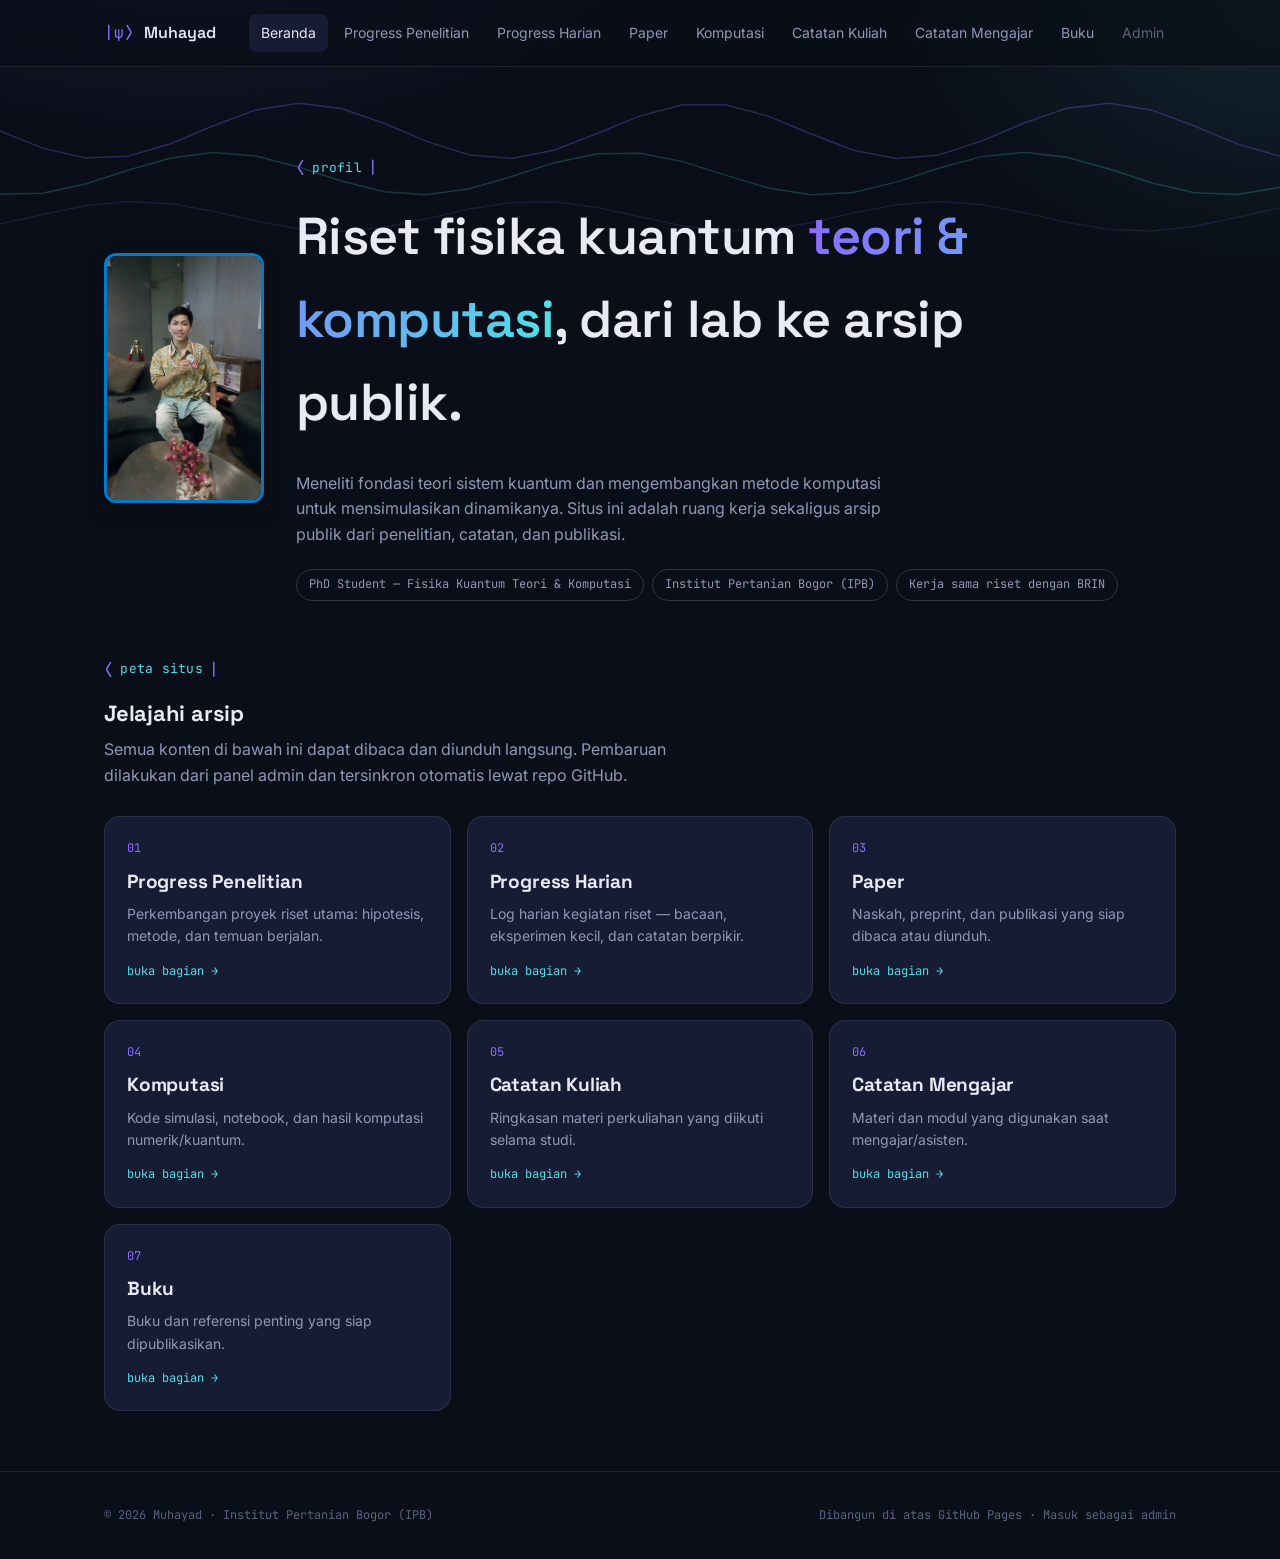
<file: index.html>
<!DOCTYPE html>
<html lang="id">
<head>
<meta charset="UTF-8">
<meta name="viewport" content="width=device-width, initial-scale=1.0">
<title>Beranda — Ruang Riset Fisika Kuantum</title>
<link rel="stylesheet" href="assets/css/style.css">
<!-- CSS Tambahan dengan bingkai persegi (Rectangle) -->
<style>
  .hero-profile-wrapper {
    display: flex;
    align-items: center;
    gap: 2rem;
    flex-wrap: wrap; /* Supaya responsif di layar HP */
  }
  .profile-photo {
    width: 160px;            /* Lebar foto */
    height: 250px;           /* Tinggi foto (proporsi portrait) */
    object-fit: cover;       /* Agar foto tidak terdistorsi / gepeng */
    border-radius: 12px;     /* Ubah ke 0px jika ingin sudut tajam/siku murni */
    border: 3px solid var(--accent, #007acc); /* Warna bingkai */
    box-shadow: 0 8px 20px rgba(0,0,0,0.25);  /* Bayangan lembut */
  }
</style>
</head>
<body>

<script src="assets/js/config.js"></script>
<script src="assets/js/common.js"></script>

<section class="hero">
  <div id="heroWaveMount"></div>
  <div class="wrap hero-inner hero-profile-wrapper">
    
    <!-- Tag Foto Profil -->
    <div class="photo-container">
      <img src="assets/images/foto-profil.jpg" alt="Foto Profil" class="profile-photo">
    </div>

    <div class="hero-text-container">
      <p class="eyebrow">profil</p>
      <h1>Riset fisika kuantum <span class="accent">teori & komputasi</span>, dari lab ke arsip publik.</h1>
      <p class="lede" id="bioText"></p>
      <div class="hero-tags">
        <span id="tagRole"></span>
        <span id="tagAffil"></span>
        <span id="tagCollab"></span>
      </div>
    </div>

  </div>
</section>

<main class="wrap">
  <p class="eyebrow">peta situs</p>
  <h2 style="font-size:22px;margin-bottom:6px;">Jelajahi arsip</h2>
  <p style="max-width:600px;">Semua konten di bawah ini dapat dibaca dan diunduh langsung. Pembaruan dilakukan dari panel admin dan tersinkron otomatis lewat repo GitHub.</p>

  <div class="grid" id="cardGrid"></div>
</main>

<script>
document.getElementById("heroWaveMount").outerHTML = heroWaveSVG();
renderNav("index.html");

document.getElementById("bioText").textContent = SITE_PROFILE.bio;
document.getElementById("tagRole").textContent = SITE_PROFILE.role;
document.getElementById("tagAffil").textContent = SITE_PROFILE.affiliation;
document.getElementById("tagCollab").textContent = SITE_PROFILE.collab;

const CARDS = [
  { n:"01", href:"research.html",       title:"Progress Penelitian", desc:"Perkembangan proyek riset utama: hipotesis, metode, dan temuan berjalan." },
  { n:"02", href:"daily.html",          title:"Progress Harian",     desc:"Log harian kegiatan riset — bacaan, eksperimen kecil, dan catatan berpikir." },
  { n:"03", href:"papers.html",         title:"Paper",               desc:"Naskah, preprint, dan publikasi yang siap dibaca atau diunduh." },
  { n:"04", href:"computation.html",    title:"Komputasi",           desc:"Kode simulasi, notebook, dan hasil komputasi numerik/kuantum." },
  { n:"05", href:"lecture-notes.html", title:"Catatan Kuliah",      desc:"Ringkasan materi perkuliahan yang diikuti selama studi." },
  { n:"06", href:"teaching-notes.html", title:"Catatan Mengajar",    desc:"Materi dan modul yang digunakan saat mengajar/asisten." },
  { n:"07", href:"books.html",          title:"Buku",                desc:"Buku dan referensi penting yang siap dipublikasikan." },
];
document.getElementById("cardGrid").innerHTML = CARDS.map(c => `
  <a class="card" href="${c.href}">
    <div class="idx">${c.n}</div>
    <h3>${c.title}</h3>
    <p>${c.desc}</p>
    <div class="go">buka bagian →</div>
  </a>
`).join("");

renderFooter();
</script>
</body>
</html>
</file>
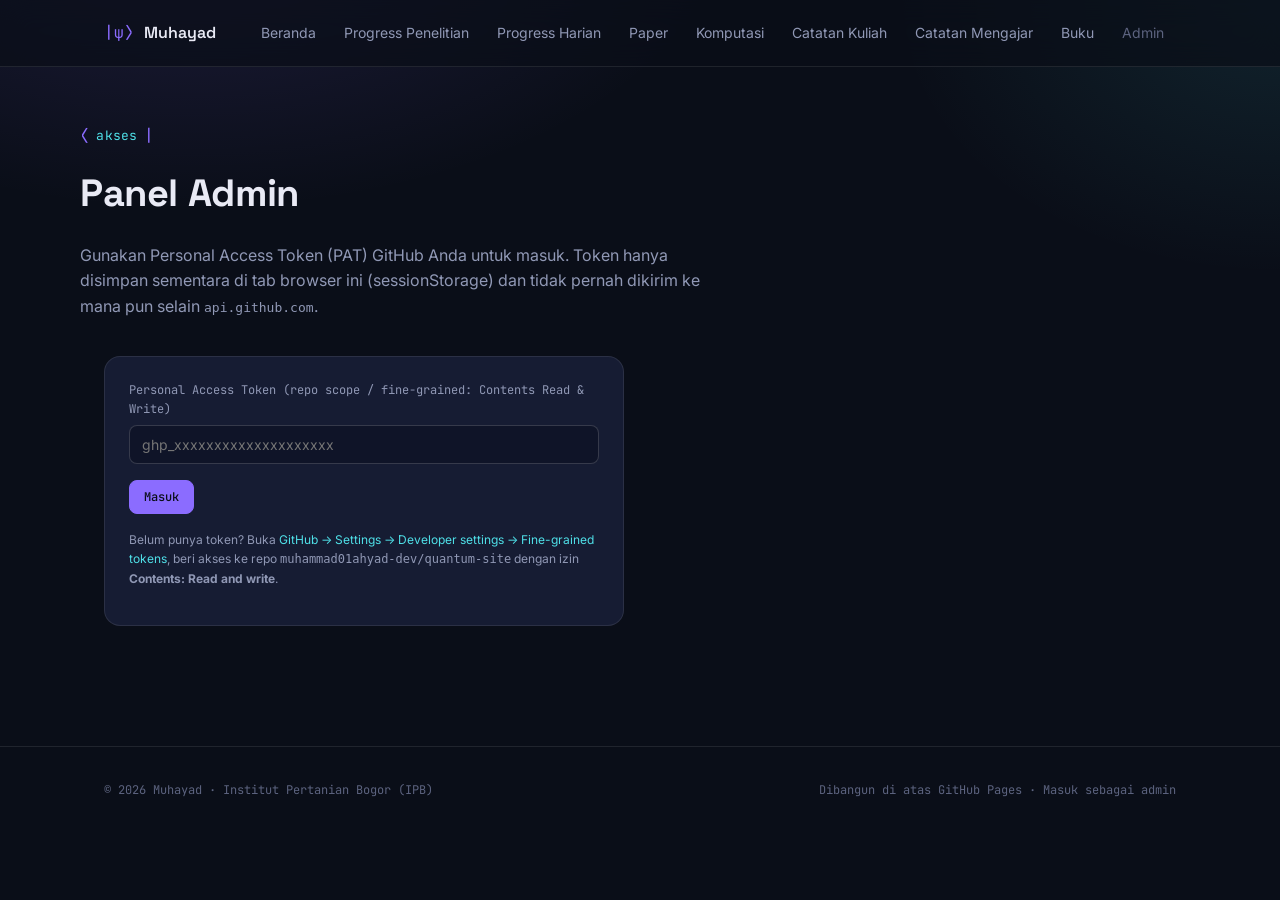
<file: admin.html>
<!DOCTYPE html>
<html lang="id">
<head>
<meta charset="UTF-8">
<meta name="viewport" content="width=device-width, initial-scale=1.0">
<title>Admin — Ruang Riset Fisika Kuantum</title>
<link rel="stylesheet" href="assets/css/style.css">
</head>
<body>

<script src="assets/js/config.js"></script>
<script src="assets/js/common.js"></script>
<script src="assets/js/github-api.js"></script>
<script src="assets/js/public-list.js"></script>

<div id="navMount"></div>

<section class="page-head wrap">
  <p class="eyebrow">akses</p>
  <h1>Panel Admin</h1>
  <p style="max-width:640px;">Gunakan Personal Access Token (PAT) GitHub Anda untuk masuk. Token hanya disimpan sementara di tab browser ini (sessionStorage) dan tidak pernah dikirim ke mana pun selain <code>api.github.com</code>.</p>
</section>

<main class="wrap" style="padding-bottom:80px;">

  <!-- LOGIN -->
  <div id="loginPanel" class="panel" style="max-width:520px;">
    <div id="loginMsg"></div>
    <div class="field">
      <label>Personal Access Token (repo scope / fine-grained: Contents Read & Write)</label>
      <input type="password" id="patInput" placeholder="ghp_xxxxxxxxxxxxxxxxxxxx">
    </div>
    <button class="btn btn-primary" id="loginBtn">Masuk</button>
    <p style="font-size:12px;margin-top:16px;">Belum punya token? Buka
      <a href="https://github.com/settings/tokens?type=beta" target="_blank" rel="noopener" style="color:var(--cyan)">GitHub → Settings → Developer settings → Fine-grained tokens</a>,
      beri akses ke repo <code id="repoNameHint"></code> dengan izin <strong>Contents: Read and write</strong>.
    </p>
  </div>

  <!-- ADMIN AREA -->
  <div id="adminArea" style="display:none;">
    <div style="display:flex;justify-content:space-between;align-items:center;flex-wrap:wrap;gap:10px;margin-bottom:20px;">
      <div id="whoami" style="font-family:var(--font-mono);font-size:13px;color:var(--text-dim);"></div>
      <button class="btn" id="logoutBtn">Keluar</button>
    </div>

    <div class="tabs" id="catTabs"></div>

    <div id="formMsg"></div>

    <div class="panel" style="margin-bottom:26px;">
      <h3 style="margin-top:0;font-size:16px;">Tambah entri baru</h3>
      <form id="entryForm">
        <div class="field"><label>Judul</label><input type="text" id="fTitle" required></div>
        <div class="field"><label>Tanggal</label><input type="date" id="fDate" required></div>
        <div class="field"><label>Deskripsi singkat</label><textarea id="fDesc"></textarea></div>
        <div class="field"><label>Tag (pisahkan dengan koma)</label><input type="text" id="fTags" placeholder="mis. kuantum, simulasi, teori"></div>
        <div class="field">
          <label>File (PDF, kode, dokumen, gambar, GIF, atau video pendek — opsional)</label>
          <input type="file" id="fFile">
          <p style="font-size:12px;color:var(--text-faint);margin:6px 0 0;">Gambar/GIF akan otomatis tampil sebagai preview, video pendek (mp4/webm) akan tampil sebagai pemutar video. Sarankan ukuran video di bawah ±20 MB agar halaman tetap cepat dimuat.</p>
        </div>
        <button class="btn btn-primary" type="submit" id="submitBtn">Simpan & Publikasikan</button>
      </form>
    </div>

    <h3 style="font-size:16px;">Entri tersimpan</h3>
    <div class="entry-list" id="adminList"></div>
  </div>

</main>

<script>
renderNav("admin.html");
renderFooter();
document.getElementById("repoNameHint").textContent = `${GITHUB_CONFIG.owner}/${GITHUB_CONFIG.repo}`;

const CATEGORIES = [
  { key:"research",       label:"Progress Penelitian" },
  { key:"daily",          label:"Progress Harian" },
  { key:"papers",         label:"Paper" },
  { key:"computation",    label:"Komputasi" },
  { key:"lecture-notes",  label:"Catatan Kuliah" },
  { key:"teaching-notes", label:"Catatan Mengajar" },
  { key:"books",          label:"Buku" }
];
let activeCat = CATEGORIES[0].key;
let currentManifest = { items: [], sha: null };

function showMsg(elId, text, ok){
  document.getElementById(elId).innerHTML = `<div class="msg ${ok?'msg-ok':'msg-err'}">${text}</div>`;
}
function clearMsg(elId){ document.getElementById(elId).innerHTML = ""; }

function renderTabs(){
  document.getElementById("catTabs").innerHTML = CATEGORIES.map(c =>
    `<button class="tab-btn ${c.key===activeCat?'active':''}" data-cat="${c.key}">${c.label}</button>`
  ).join("");
  document.querySelectorAll(".tab-btn").forEach(b=>{
    b.addEventListener("click", () => { activeCat = b.dataset.cat; renderTabs(); loadAdminList(); });
  });
}

async function loadAdminList(){
  const list = document.getElementById("adminList");
  list.innerHTML = `<div class="loading">Memuat…</div>`;
  try{
    currentManifest = await GH.getManifest(activeCat);
    if(currentManifest.items.length === 0){
      list.innerHTML = `<div class="empty-state">Belum ada entri di kategori ini.</div>`;
      return;
    }
    const sorted = currentManifest.items.slice().sort((a,b)=> new Date(b.date||0)-new Date(a.date||0));
    list.innerHTML = sorted.map((item, idxSorted) => {
      const realIdx = currentManifest.items.indexOf(item);
      const tags = (item.tags||[]).map(t=>`<span>${escapeHTML(t)}</span>`).join("");
      const fileUrl = item.file ? `https://raw.githubusercontent.com/${GITHUB_CONFIG.owner}/${GITHUB_CONFIG.repo}/${GITHUB_CONFIG.branch}/${item.file}` : null;
      const media = fileUrl ? mediaPreviewHTML(fileUrl) : "";
      return `
        <article class="entry">
          <div class="entry-top">
            <h3>${escapeHTML(item.title)}</h3>
            <span class="date">${fmtDate(item.date)}</span>
          </div>
          ${item.description? `<p class="desc">${escapeHTML(item.description)}</p>`:""}
          ${tags? `<div class="entry-tags">${tags}</div>`:""}
          ${media}
          <div class="entry-actions">
            ${fileUrl? `<a class="btn" href="${fileUrl}" target="_blank" rel="noopener">Lihat file</a>`:""}
            <button class="btn btn-danger" data-idx="${realIdx}" data-file="${item.file||''}">Hapus</button>
          </div>
        </article>`;
    }).join("");

    list.querySelectorAll(".btn-danger").forEach(b=>{
      b.addEventListener("click", () => deleteEntry(parseInt(b.dataset.idx), b.dataset.file));
    });
  }catch(err){
    list.innerHTML = `<div class="empty-state">${err.message}</div>`;
  }
}

async function deleteEntry(idx, filePath){
  if(!confirm("Hapus entri ini beserta filenya (jika ada)? Tindakan ini membuat commit baru di repo.")) return;
  try{
    const items = currentManifest.items.slice();
    items.splice(idx, 1);
    const saved = await GH.saveManifest(activeCat, items, currentManifest.sha, `admin: hapus entri di ${activeCat}`);
    currentManifest.sha = saved.content.sha;
    if(filePath){
      const f = await GH.getFile(filePath);
      if(f) await GH.deleteFile(filePath, f.sha, `admin: hapus file ${filePath}`);
    }
    showMsg("formMsg", "Entri berhasil dihapus.", true);
    loadAdminList();
  }catch(err){
    showMsg("formMsg", `Gagal menghapus: ${err.message}`, false);
  }
}

function fileToBase64(file){
  return new Promise((resolve, reject)=>{
    const r = new FileReader();
    r.onload = () => resolve(r.result);
    r.onerror = reject;
    r.readAsDataURL(file);
  });
}
function slugify(s){
  return s.toLowerCase().trim().replace(/[^a-z0-9]+/g,'-').replace(/(^-|-$)/g,'').slice(0,60) || 'entri';
}

document.getElementById("entryForm").addEventListener("submit", async (e) => {
  e.preventDefault();
  clearMsg("formMsg");
  const submitBtn = document.getElementById("submitBtn");
  submitBtn.disabled = true; submitBtn.textContent = "Menyimpan…";

  try{
    const title = document.getElementById("fTitle").value.trim();
    const date = document.getElementById("fDate").value;
    const description = document.getElementById("fDesc").value.trim();
    const tags = document.getElementById("fTags").value.split(",").map(t=>t.trim()).filter(Boolean);
    const fileInput = document.getElementById("fFile");

    let filePath = null;
    if(fileInput.files[0]){
      const file = fileInput.files[0];
      const base64 = await fileToBase64(file);
      const safeName = `${date}-${slugify(title)}-${slugify(file.name.replace(/\.[^.]+$/,''))}${(file.name.match(/\.[^.]+$/)||[''])[0]}`;
      filePath = `uploads/${activeCat}/${safeName}`;
      await GH.putBinaryFile(filePath, base64, `admin: upload file untuk "${title}"`);
    }

    const manifest = await GH.getManifest(activeCat);
    manifest.items.push({ title, date, description, tags, file: filePath });
    await GH.saveManifest(activeCat, manifest.items, manifest.sha, `admin: tambah entri "${title}" di ${activeCat}`);

    showMsg("formMsg", "Berhasil disimpan dan dipublikasikan.", true);
    e.target.reset();
    loadAdminList();
  }catch(err){
    showMsg("formMsg", `Gagal menyimpan: ${err.message}`, false);
  }finally{
    submitBtn.disabled = false; submitBtn.textContent = "Simpan & Publikasikan";
  }
});

document.getElementById("loginBtn").addEventListener("click", async () => {
  const pat = document.getElementById("patInput").value.trim();
  if(!pat) return;
  clearMsg("loginMsg");
  try{
    GH.setToken(pat);
    const user = await GH.verifyToken();
    document.getElementById("whoami").textContent = `Masuk sebagai @${user.login}`;
    document.getElementById("loginPanel").style.display = "none";
    document.getElementById("adminArea").style.display = "block";
    renderTabs();
    loadAdminList();
  }catch(err){
    GH.clearToken();
    showMsg("loginMsg", err.message, false);
  }
});

document.getElementById("logoutBtn").addEventListener("click", () => {
  GH.clearToken();
  document.getElementById("adminArea").style.display = "none";
  document.getElementById("loginPanel").style.display = "block";
  document.getElementById("patInput").value = "";
});

// Auto-login jika token masih ada di sessionStorage (belum tutup tab)
(async () => {
  if(GH.isLoggedIn()){
    try{
      const user = await GH.verifyToken();
      document.getElementById("whoami").textContent = `Masuk sebagai @${user.login}`;
      document.getElementById("loginPanel").style.display = "none";
      document.getElementById("adminArea").style.display = "block";
      renderTabs();
      loadAdminList();
    }catch(e){ GH.clearToken(); }
  }
})();
</script>
</body>
</html>
</file>
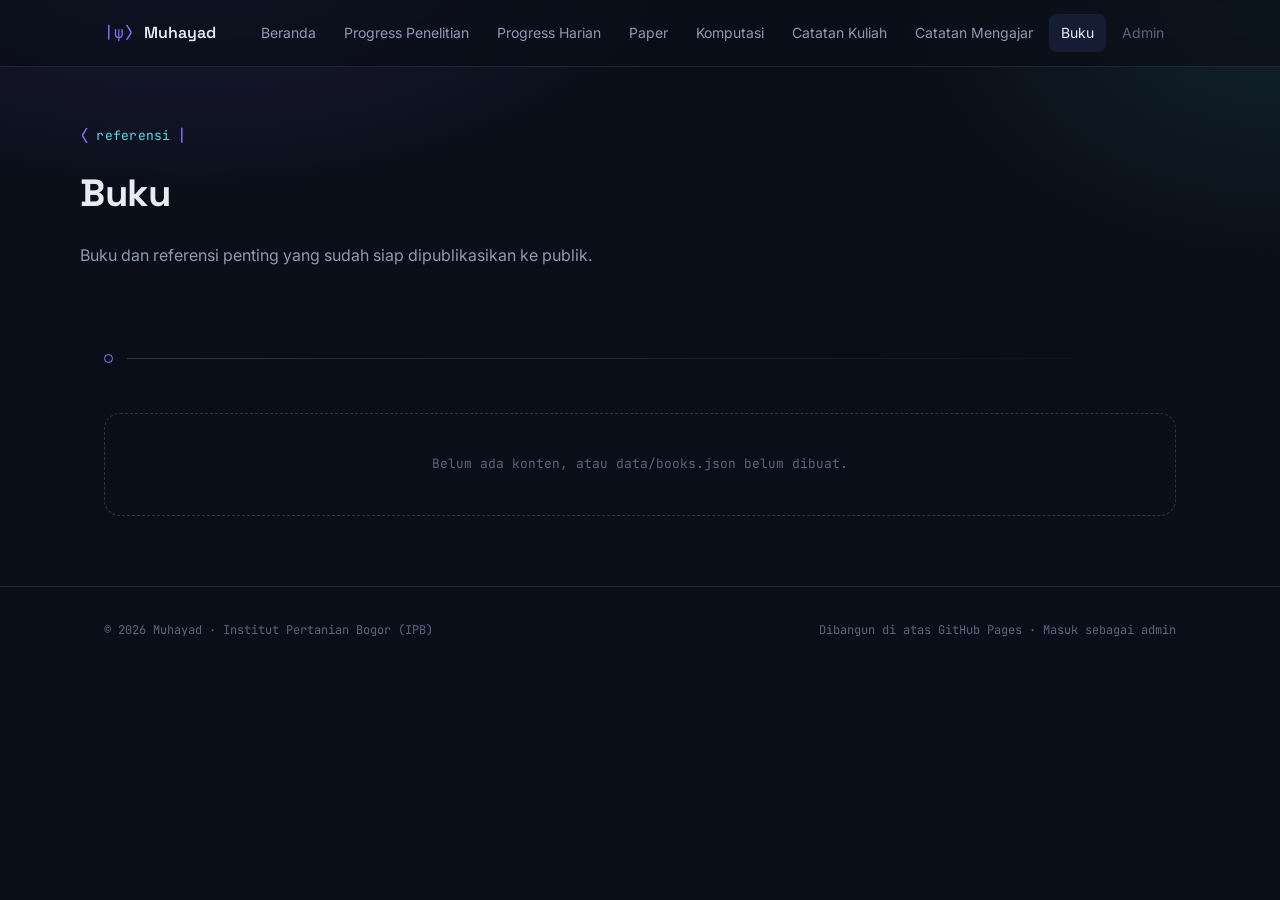
<file: books.html>
<!DOCTYPE html>
<html lang="id">
<head>
<meta charset="UTF-8">
<meta name="viewport" content="width=device-width, initial-scale=1.0">
<title>Buku — Ruang Riset Fisika Kuantum</title>
<link rel="stylesheet" href="assets/css/style.css">
</head>
<body>

<script src="assets/js/config.js"></script>
<script src="assets/js/common.js"></script>
<script src="assets/js/public-list.js"></script>

<div id="navMount"></div>

<section class="page-head wrap">
  <p class="eyebrow">referensi</p>
  <h1>Buku</h1>
  <p style="max-width:620px;">Buku dan referensi penting yang sudah siap dipublikasikan ke publik.</p>
</section>

<main class="wrap">
  <div class="orbit-divider"><span class="ring"></span><span class="line"></span></div>
  <div class="entry-list" id="list"></div>
</main>

<script>
renderNav("books.html");
loadCategory("books", "list");
renderFooter();
</script>
</body>
</html>
</file>
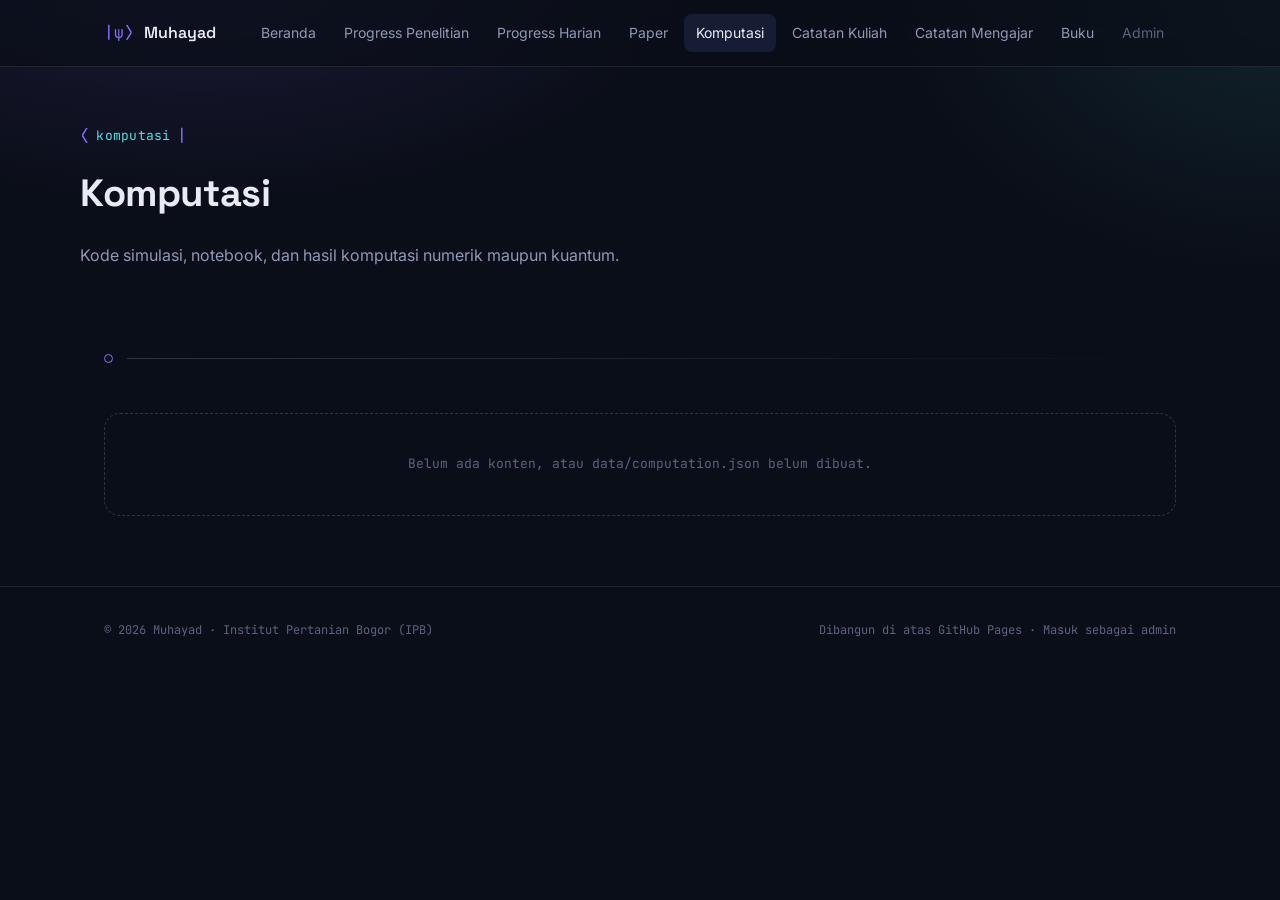
<file: computation.html>
<!DOCTYPE html>
<html lang="id">
<head>
<meta charset="UTF-8">
<meta name="viewport" content="width=device-width, initial-scale=1.0">
<title>Komputasi — Ruang Riset Fisika Kuantum</title>
<link rel="stylesheet" href="assets/css/style.css">
</head>
<body>

<script src="assets/js/config.js"></script>
<script src="assets/js/common.js"></script>
<script src="assets/js/public-list.js"></script>

<div id="navMount"></div>

<section class="page-head wrap">
  <p class="eyebrow">komputasi</p>
  <h1>Komputasi</h1>
  <p style="max-width:620px;">Kode simulasi, notebook, dan hasil komputasi numerik maupun kuantum.</p>
</section>

<main class="wrap">
  <div class="orbit-divider"><span class="ring"></span><span class="line"></span></div>
  <div class="entry-list" id="list"></div>
</main>

<script>
renderNav("computation.html");
loadCategory("computation", "list");
renderFooter();
</script>
</body>
</html>
</file>
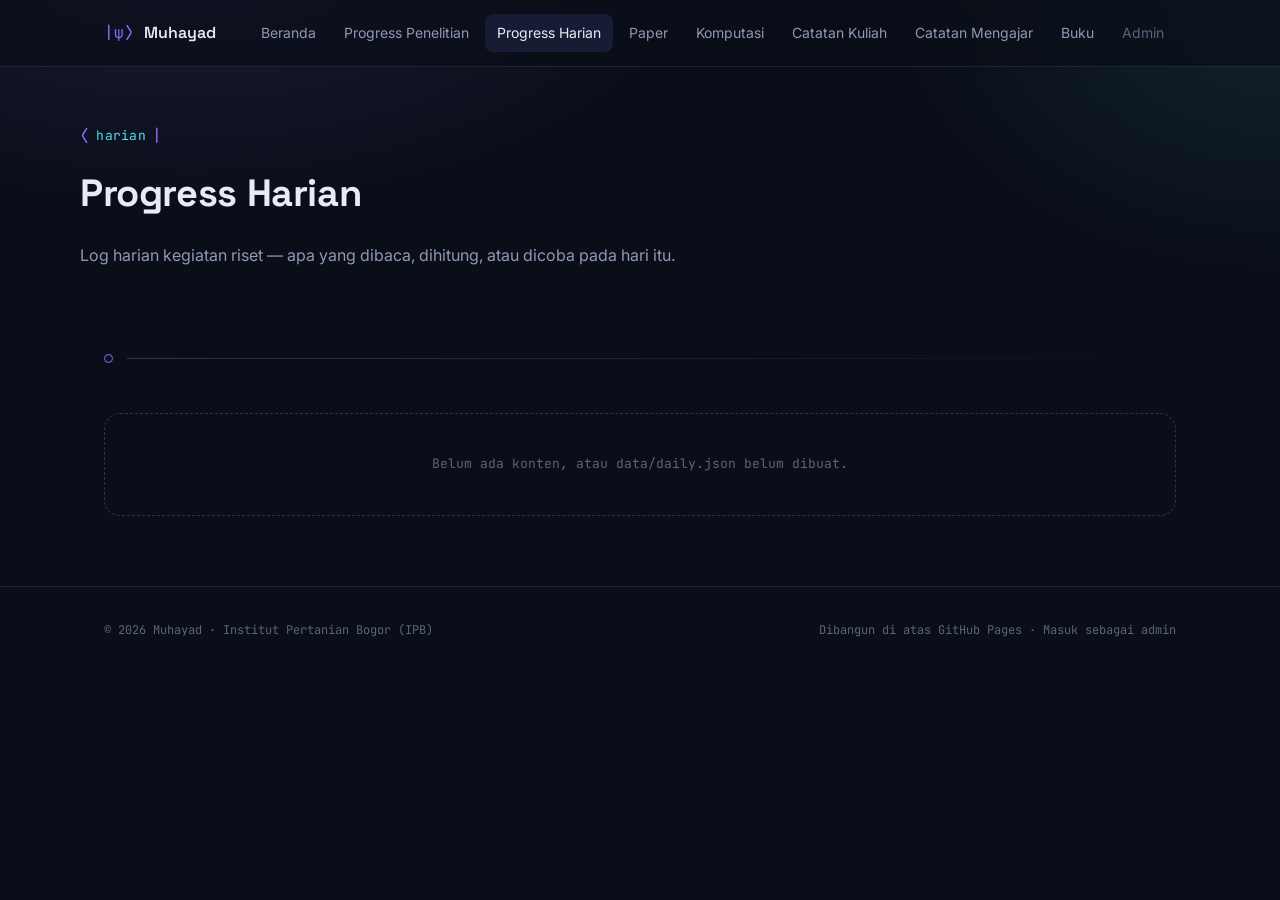
<file: daily.html>
<!DOCTYPE html>
<html lang="id">
<head>
<meta charset="UTF-8">
<meta name="viewport" content="width=device-width, initial-scale=1.0">
<title>Progress Harian — Ruang Riset Fisika Kuantum</title>
<link rel="stylesheet" href="assets/css/style.css">
</head>
<body>

<script src="assets/js/config.js"></script>
<script src="assets/js/common.js"></script>
<script src="assets/js/public-list.js"></script>

<div id="navMount"></div>

<section class="page-head wrap">
  <p class="eyebrow">harian</p>
  <h1>Progress Harian</h1>
  <p style="max-width:620px;">Log harian kegiatan riset — apa yang dibaca, dihitung, atau dicoba pada hari itu.</p>
</section>

<main class="wrap">
  <div class="orbit-divider"><span class="ring"></span><span class="line"></span></div>
  <div class="entry-list" id="list"></div>
</main>

<script>
renderNav("daily.html");
loadCategory("daily", "list");
renderFooter();
</script>
</body>
</html>
</file>
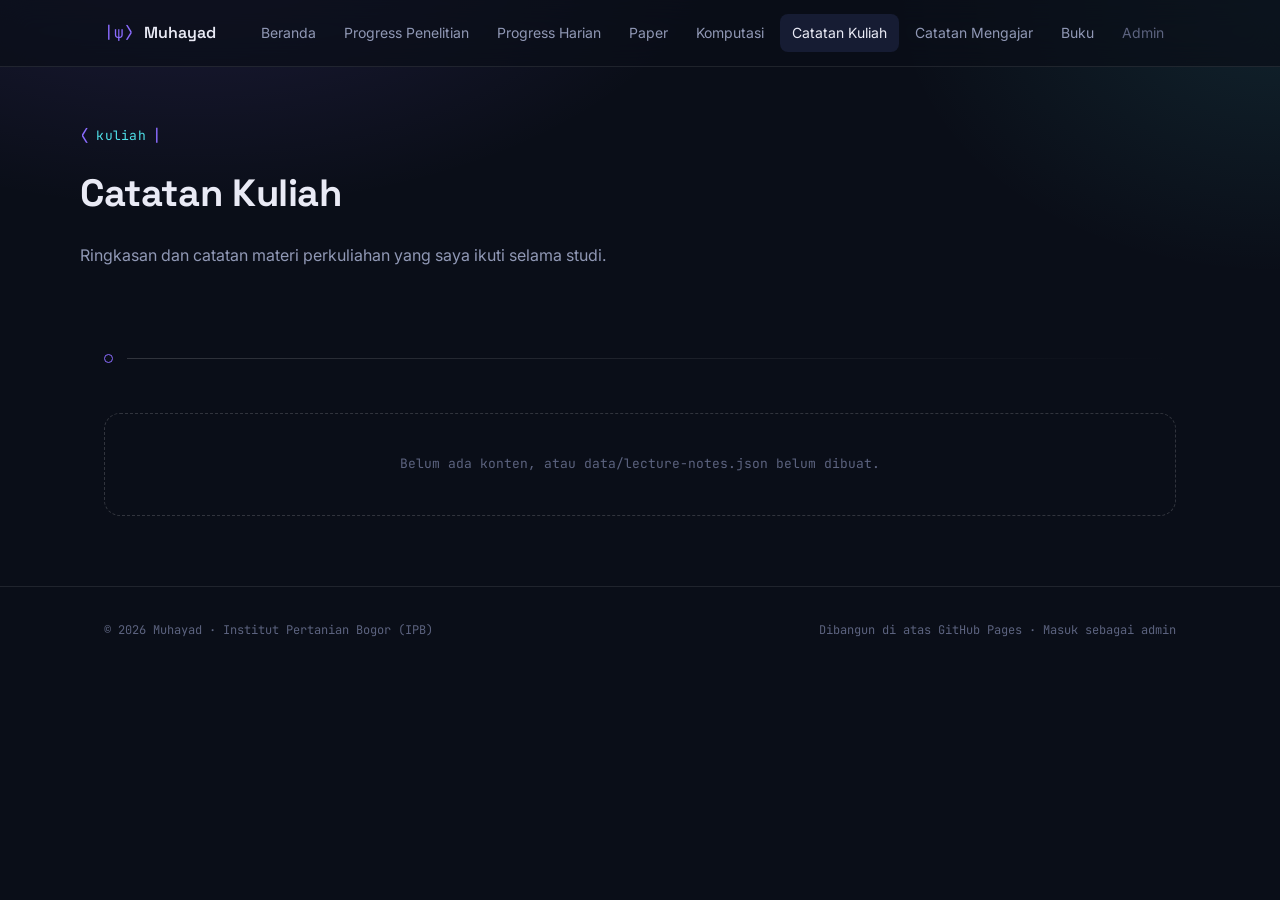
<file: lecture-notes.html>
<!DOCTYPE html>
<html lang="id">
<head>
<meta charset="UTF-8">
<meta name="viewport" content="width=device-width, initial-scale=1.0">
<title>Catatan Kuliah — Ruang Riset Fisika Kuantum</title>
<link rel="stylesheet" href="assets/css/style.css">
</head>
<body>

<script src="assets/js/config.js"></script>
<script src="assets/js/common.js"></script>
<script src="assets/js/public-list.js"></script>

<div id="navMount"></div>

<section class="page-head wrap">
  <p class="eyebrow">kuliah</p>
  <h1>Catatan Kuliah</h1>
  <p style="max-width:620px;">Ringkasan dan catatan materi perkuliahan yang saya ikuti selama studi.</p>
</section>

<main class="wrap">
  <div class="orbit-divider"><span class="ring"></span><span class="line"></span></div>
  <div class="entry-list" id="list"></div>
</main>

<script>
renderNav("lecture-notes.html");
loadCategory("lecture-notes", "list");
renderFooter();
</script>
</body>
</html>
</file>
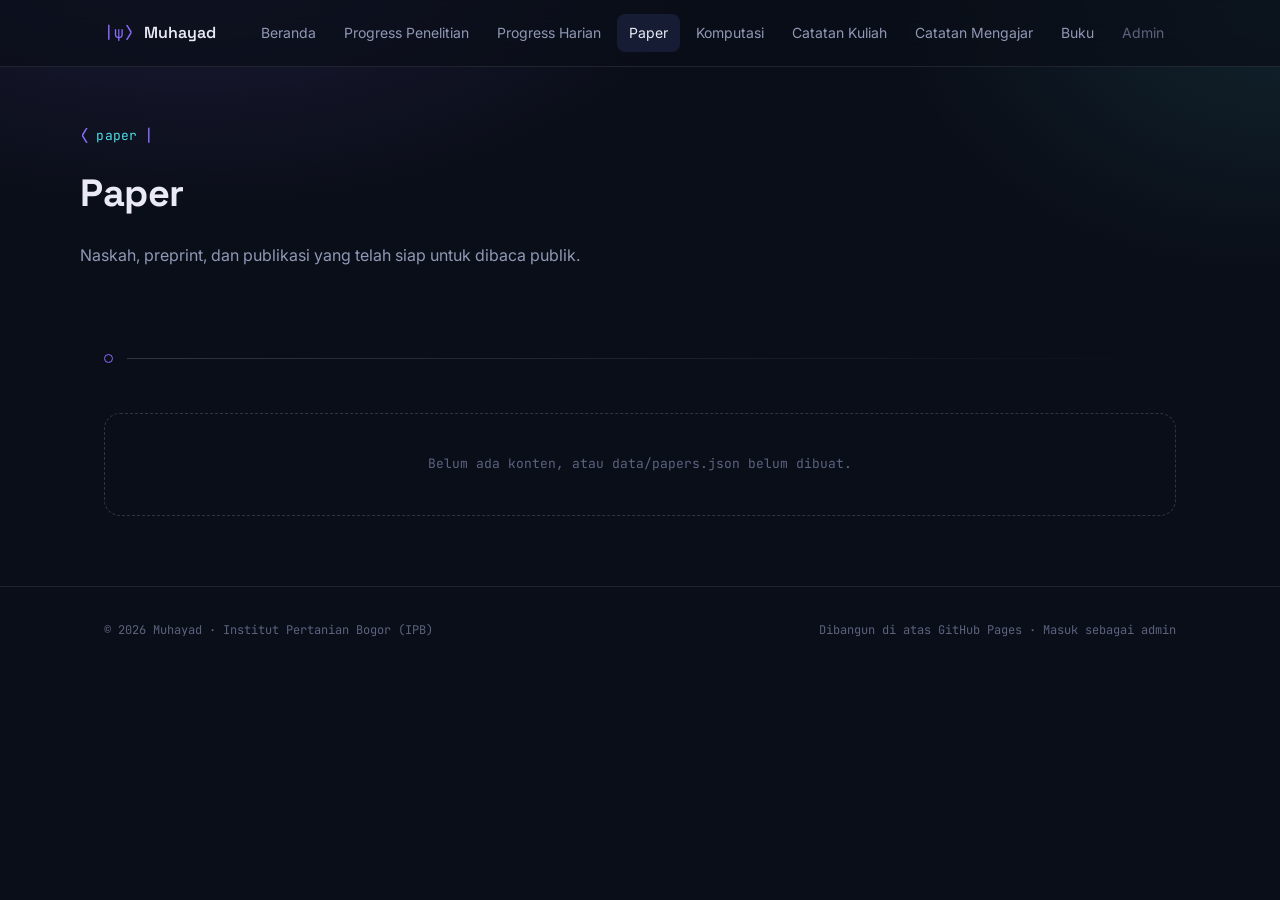
<file: papers.html>
<!DOCTYPE html>
<html lang="id">
<head>
<meta charset="UTF-8">
<meta name="viewport" content="width=device-width, initial-scale=1.0">
<title>Paper — Ruang Riset Fisika Kuantum</title>
<link rel="stylesheet" href="assets/css/style.css">
</head>
<body>

<script src="assets/js/config.js"></script>
<script src="assets/js/common.js"></script>
<script src="assets/js/public-list.js"></script>

<div id="navMount"></div>

<section class="page-head wrap">
  <p class="eyebrow">paper</p>
  <h1>Paper</h1>
  <p style="max-width:620px;">Naskah, preprint, dan publikasi yang telah siap untuk dibaca publik.</p>
</section>

<main class="wrap">
  <div class="orbit-divider"><span class="ring"></span><span class="line"></span></div>
  <div class="entry-list" id="list"></div>
</main>

<script>
renderNav("papers.html");
loadCategory("papers", "list");
renderFooter();
</script>
</body>
</html>
</file>
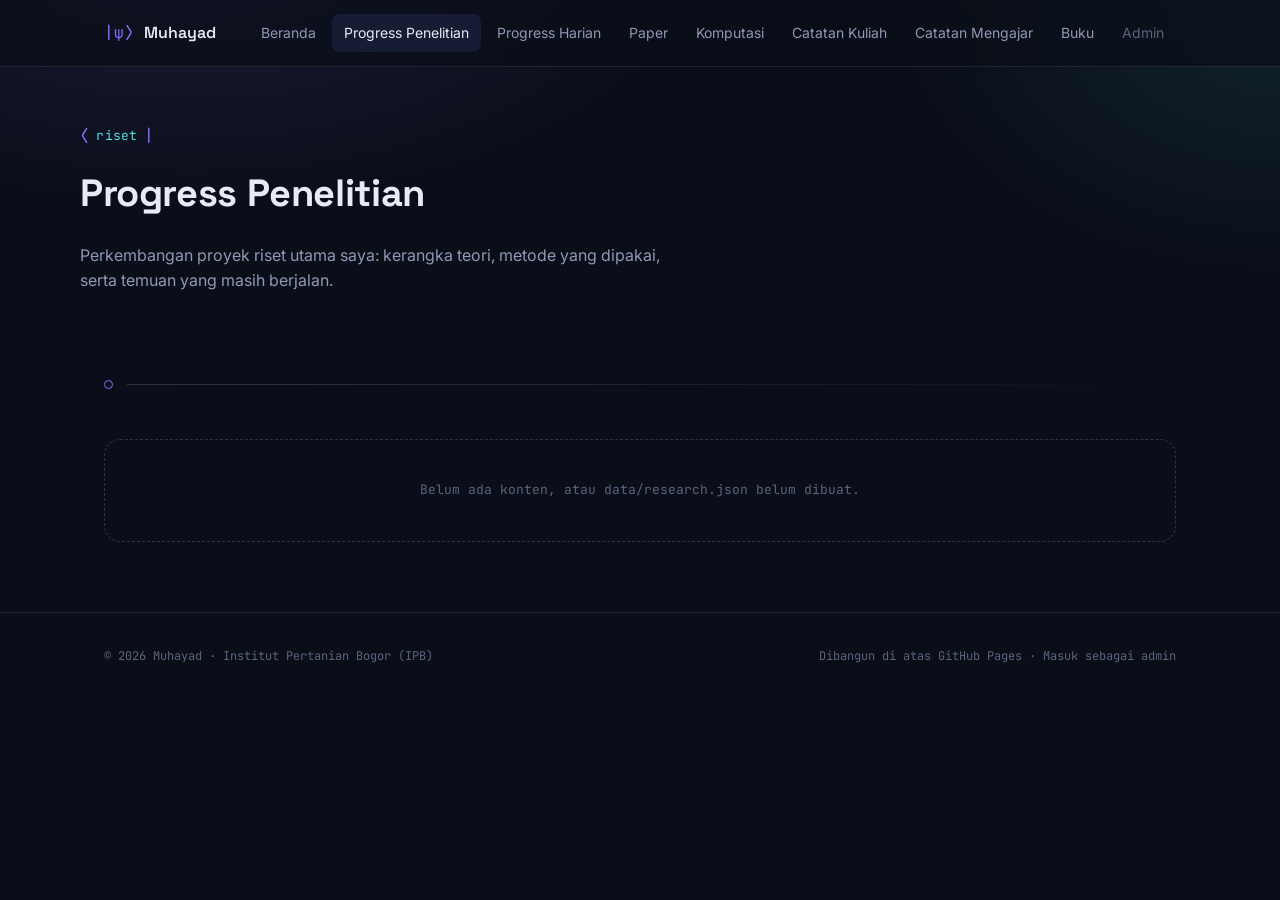
<file: research.html>
<!DOCTYPE html>
<html lang="id">
<head>
<meta charset="UTF-8">
<meta name="viewport" content="width=device-width, initial-scale=1.0">
<title>Progress Penelitian — Ruang Riset Fisika Kuantum</title>
<link rel="stylesheet" href="assets/css/style.css">
</head>
<body>

<script src="assets/js/config.js"></script>
<script src="assets/js/common.js"></script>
<script src="assets/js/public-list.js"></script>

<div id="navMount"></div>

<section class="page-head wrap">
  <p class="eyebrow">riset</p>
  <h1>Progress Penelitian</h1>
  <p style="max-width:620px;">Perkembangan proyek riset utama saya: kerangka teori, metode yang dipakai, serta temuan yang masih berjalan.</p>
</section>

<main class="wrap">
  <div class="orbit-divider"><span class="ring"></span><span class="line"></span></div>
  <div class="entry-list" id="list"></div>
</main>

<script>
renderNav("research.html");
loadCategory("research", "list");
renderFooter();
</script>
</body>
</html>
</file>
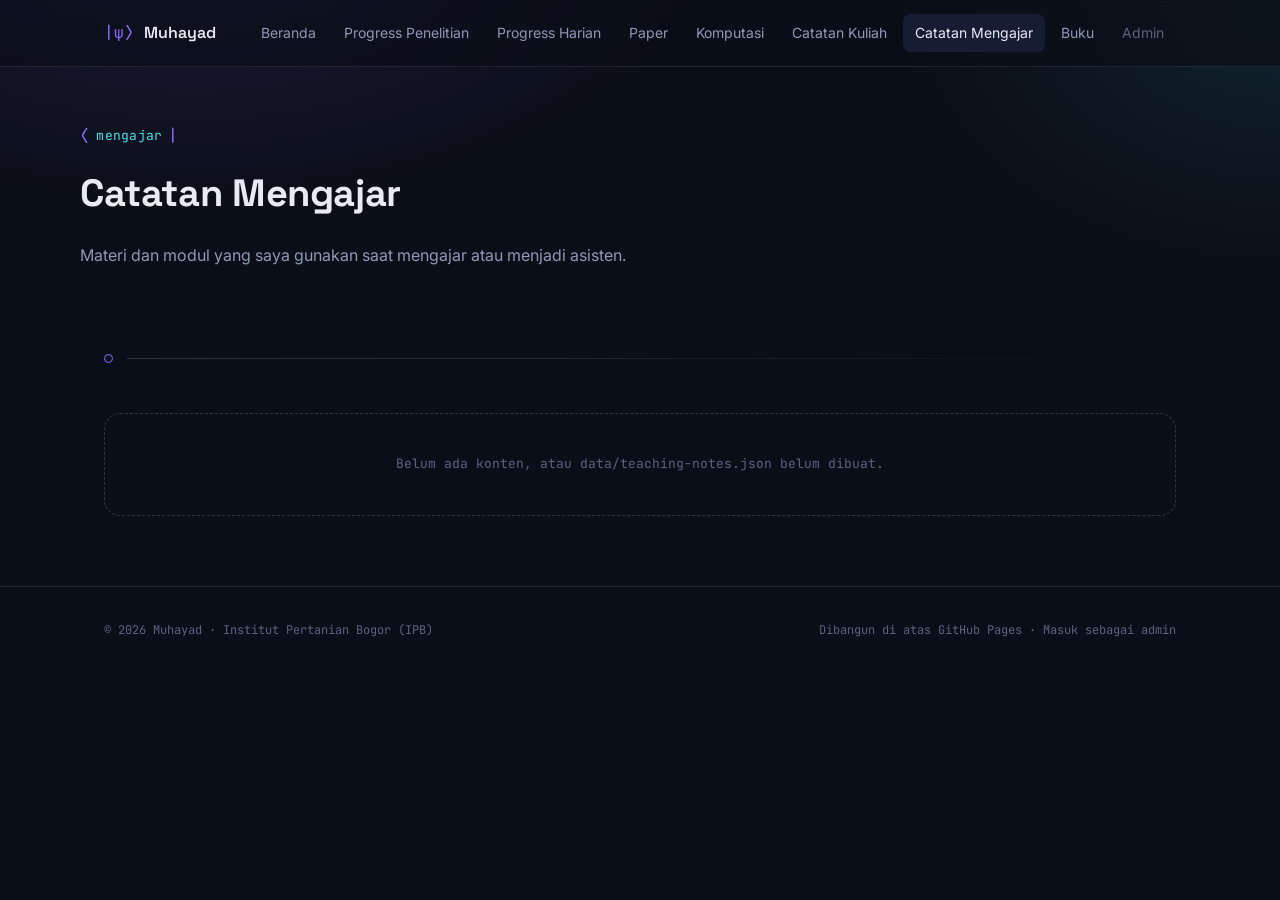
<file: teaching-notes.html>
<!DOCTYPE html>
<html lang="id">
<head>
<meta charset="UTF-8">
<meta name="viewport" content="width=device-width, initial-scale=1.0">
<title>Catatan Mengajar — Ruang Riset Fisika Kuantum</title>
<link rel="stylesheet" href="assets/css/style.css">
</head>
<body>

<script src="assets/js/config.js"></script>
<script src="assets/js/common.js"></script>
<script src="assets/js/public-list.js"></script>

<div id="navMount"></div>

<section class="page-head wrap">
  <p class="eyebrow">mengajar</p>
  <h1>Catatan Mengajar</h1>
  <p style="max-width:620px;">Materi dan modul yang saya gunakan saat mengajar atau menjadi asisten.</p>
</section>

<main class="wrap">
  <div class="orbit-divider"><span class="ring"></span><span class="line"></span></div>
  <div class="entry-list" id="list"></div>
</main>

<script>
renderNav("teaching-notes.html");
loadCategory("teaching-notes", "list");
renderFooter();
</script>
</body>
</html>
</file>
<file: assets/css/style.css>
/* ==========================================================================
   Design tokens — tema: fisika kuantum teori & komputasi
   ========================================================================== */
@import url('https://fonts.googleapis.com/css2?family=Space+Grotesk:wght@400;500;600;700&family=Inter:wght@400;500;600&family=JetBrains+Mono:wght@400;500&display=swap');

:root{
  --bg:        #0a0e18;
  --bg-alt:    #0f1428;
  --surface:   #161c33;
  --surface-2: #1c2340;
  --border:    rgba(255,255,255,0.09);
  --border-2:  rgba(255,255,255,0.16);

  --violet:  #8b6cff;
  --violet-dim: #5b4aa8;
  --cyan:    #4fe0e8;
  --amber:   #f2b84b;

  --text:      #e9eaf5;
  --text-dim:  #9098b5;
  --text-faint:#5c637f;

  --font-display: 'Space Grotesk', sans-serif;
  --font-body: 'Inter', sans-serif;
  --font-mono: 'JetBrains Mono', monospace;

  --radius: 10px;
  --radius-lg: 16px;
  --max-w: 1120px;
}

*{ box-sizing:border-box; }
html{ scroll-behavior:smooth; }
body{
  margin:0;
  background:
    radial-gradient(ellipse 900px 500px at 15% -10%, rgba(139,108,255,0.16), transparent 60%),
    radial-gradient(ellipse 700px 500px at 100% 0%, rgba(79,224,232,0.10), transparent 55%),
    var(--bg);
  color:var(--text);
  font-family:var(--font-body);
  line-height:1.6;
  min-height:100vh;
}
@media (prefers-reduced-motion: reduce){
  *{ animation-duration:0.01ms !important; animation-iteration-count:1 !important; transition-duration:0.01ms !important; scroll-behavior:auto !important; }
}

a{ color:inherit; text-decoration:none; }
img{ max-width:100%; display:block; }

h1,h2,h3,h4{ font-family:var(--font-display); margin:0 0 .5em; letter-spacing:-0.01em; }
p{ margin:0 0 1em; color:var(--text-dim); }

.wrap{ max-width:var(--max-w); margin:0 auto; padding:0 24px; }

/* eyebrow bra-ket motif — signature element */
.eyebrow{
  font-family:var(--font-mono);
  font-size:13px;
  letter-spacing:0.02em;
  color:var(--cyan);
  display:inline-flex;
  align-items:center;
  gap:6px;
  margin-bottom:14px;
}
.eyebrow::before{ content:'⟨'; color:var(--violet); font-size:16px; }
.eyebrow::after{ content:'|'; color:var(--violet); font-size:16px; }

/* ---------- Nav ---------- */
header.site-nav{
  position:sticky; top:0; z-index:40;
  backdrop-filter:blur(14px);
  background:rgba(10,14,24,0.72);
  border-bottom:1px solid var(--border);
}
.nav-inner{
  max-width:var(--max-w); margin:0 auto; padding:14px 24px;
  display:flex; align-items:center; justify-content:space-between; gap:20px;
}
.brand{ display:flex; align-items:center; gap:10px; font-family:var(--font-display); font-weight:600; font-size:16px; }
.brand .ket{ color:var(--violet); font-family:var(--font-mono); font-weight:400; }
.nav-links{ display:flex; flex-wrap:wrap; gap:4px; font-size:14px; }
.nav-links a{
  padding:8px 12px; border-radius:8px; color:var(--text-dim);
  transition:color .15s, background .15s;
}
.nav-links a:hover, .nav-links a.active{ color:var(--text); background:var(--surface); }
.nav-toggle{ display:none; }

@media (max-width:880px){
  .nav-links{ display:none; flex-direction:column; width:100%; padding-top:10px; }
  .nav-links.open{ display:flex; }
  .nav-inner{ flex-wrap:wrap; }
  .nav-toggle{ display:inline-flex; background:none; border:1px solid var(--border-2); color:var(--text); border-radius:8px; padding:8px 10px; font-family:var(--font-mono); cursor:pointer; }
}

/* ---------- Hero ---------- */
.hero{ position:relative; padding:88px 0 56px; overflow:hidden; }
.hero-wave{ position:absolute; inset:0; z-index:0; opacity:.55; pointer-events:none; }
.hero-inner{ position:relative; z-index:1; }
.hero h1{ font-size:clamp(30px,5vw,52px); font-weight:600; max-width:820px; }
.hero .accent{ background:linear-gradient(90deg,var(--violet),var(--cyan)); -webkit-background-clip:text; background-clip:text; color:transparent; }
.hero .lede{ max-width:620px; font-size:16px; }
.hero-tags{ display:flex; flex-wrap:wrap; gap:8px; margin-top:22px; }
.hero-tags span{
  font-family:var(--font-mono); font-size:12px; color:var(--text-dim);
  border:1px solid var(--border-2); border-radius:20px; padding:5px 12px;
}

/* ---------- Section grid of category cards ---------- */
.grid{ display:grid; grid-template-columns:repeat(auto-fit,minmax(260px,1fr)); gap:16px; margin:28px 0 60px; }
.card{
  background:var(--surface); border:1px solid var(--border); border-radius:var(--radius-lg);
  padding:22px; transition:transform .18s, border-color .18s, background .18s;
  position:relative; overflow:hidden;
}
.card:hover{ transform:translateY(-3px); border-color:var(--border-2); background:var(--surface-2); }
.card .idx{ font-family:var(--font-mono); font-size:12px; color:var(--violet); }
.card h3{ font-size:19px; margin:8px 0 6px; }
.card p{ font-size:14px; margin:0; }
.card .go{ margin-top:14px; font-family:var(--font-mono); font-size:12px; color:var(--cyan); }

/* ---------- Page header for category pages ---------- */
.page-head{ padding:56px 0 20px; }
.page-head h1{ font-size:clamp(26px,4vw,38px); }

/* ---------- List / entry cards ---------- */
.entry-list{ display:flex; flex-direction:column; gap:14px; margin:26px 0 70px; }
.entry{
  background:var(--surface); border:1px solid var(--border); border-radius:var(--radius-lg);
  padding:20px 22px; display:flex; flex-direction:column; gap:8px;
}
.entry-top{ display:flex; justify-content:space-between; align-items:baseline; gap:12px; flex-wrap:wrap; }
.entry h3{ font-size:18px; margin:0; }
.entry .date{ font-family:var(--font-mono); font-size:12px; color:var(--text-faint); white-space:nowrap; }
.entry .desc{ font-size:14px; margin:0; color:var(--text-dim); }
.entry-tags{ display:flex; gap:6px; flex-wrap:wrap; }
.entry-tags span{ font-family:var(--font-mono); font-size:11px; color:var(--violet); background:rgba(139,108,255,0.1); border-radius:6px; padding:2px 8px; }
.entry-media{ border-radius:var(--radius); overflow:hidden; border:1px solid var(--border); background:var(--bg-alt); margin:2px 0; }
.entry-media img, .entry-media video{ width:100%; max-height:420px; object-fit:contain; display:block; background:var(--bg-alt); }
.entry-actions{ display:flex; gap:10px; margin-top:6px; }
.btn{
  font-family:var(--font-mono); font-size:12px; padding:8px 14px; border-radius:8px;
  border:1px solid var(--border-2); color:var(--text); background:transparent; cursor:pointer;
  transition:background .15s, border-color .15s;
  display:inline-flex; align-items:center; gap:6px;
}
.btn:hover{ background:var(--surface-2); border-color:var(--cyan); }
.btn-primary{ background:var(--violet); border-color:var(--violet); color:#0a0e18; font-weight:500; }
.btn-primary:hover{ background:#a08aff; }
.btn-danger:hover{ border-color:#ff6b6b; color:#ff6b6b; }

.empty-state{ border:1px dashed var(--border-2); border-radius:var(--radius-lg); padding:40px 24px; text-align:center; color:var(--text-faint); font-family:var(--font-mono); font-size:13px; }
.loading{ font-family:var(--font-mono); font-size:13px; color:var(--text-faint); padding:20px 0; }

/* ---------- Divider (orbit ring motif) ---------- */
.orbit-divider{ display:flex; align-items:center; gap:14px; margin:50px 0; color:var(--text-faint); }
.orbit-divider .ring{ width:9px; height:9px; border-radius:50%; border:1px solid var(--violet); flex-shrink:0; }
.orbit-divider .line{ flex:1; height:1px; background:linear-gradient(90deg,var(--border-2),transparent); }

/* ---------- Footer ---------- */
footer{ border-top:1px solid var(--border); padding:34px 0; margin-top:40px; }
footer .wrap{ display:flex; justify-content:space-between; flex-wrap:wrap; gap:12px; font-family:var(--font-mono); font-size:12px; color:var(--text-faint); }
footer a{ color:var(--text-faint); }
footer a:hover{ color:var(--cyan); }

/* ---------- Forms (admin) ---------- */
.field{ margin-bottom:16px; }
.field label{ display:block; font-family:var(--font-mono); font-size:12px; color:var(--text-dim); margin-bottom:6px; }
.field input, .field textarea, .field select{
  width:100%; background:var(--bg-alt); border:1px solid var(--border-2); border-radius:8px;
  padding:10px 12px; color:var(--text); font-family:var(--font-body); font-size:14px;
}
.field textarea{ min-height:90px; resize:vertical; }
.field input:focus, .field textarea:focus, .field select:focus{ outline:none; border-color:var(--cyan); }
.panel{ background:var(--surface); border:1px solid var(--border); border-radius:var(--radius-lg); padding:24px; }
.msg{ font-family:var(--font-mono); font-size:12px; padding:10px 14px; border-radius:8px; margin-bottom:16px; }
.msg-ok{ background:rgba(79,224,232,0.1); color:var(--cyan); border:1px solid rgba(79,224,232,0.3); }
.msg-err{ background:rgba(255,107,107,0.1); color:#ff6b6b; border:1px solid rgba(255,107,107,0.3); }
.tabs{ display:flex; gap:6px; flex-wrap:wrap; margin-bottom:22px; }
.tab-btn{
  font-family:var(--font-mono); font-size:12px; padding:8px 14px; border-radius:8px;
  border:1px solid var(--border); background:var(--bg-alt); color:var(--text-dim); cursor:pointer;
}
.tab-btn.active{ background:var(--violet); border-color:var(--violet); color:#0a0e18; }

/* focus visibility */
a:focus-visible, button:focus-visible, input:focus-visible, textarea:focus-visible{
  outline:2px solid var(--cyan); outline-offset:2px;
}
</file>
